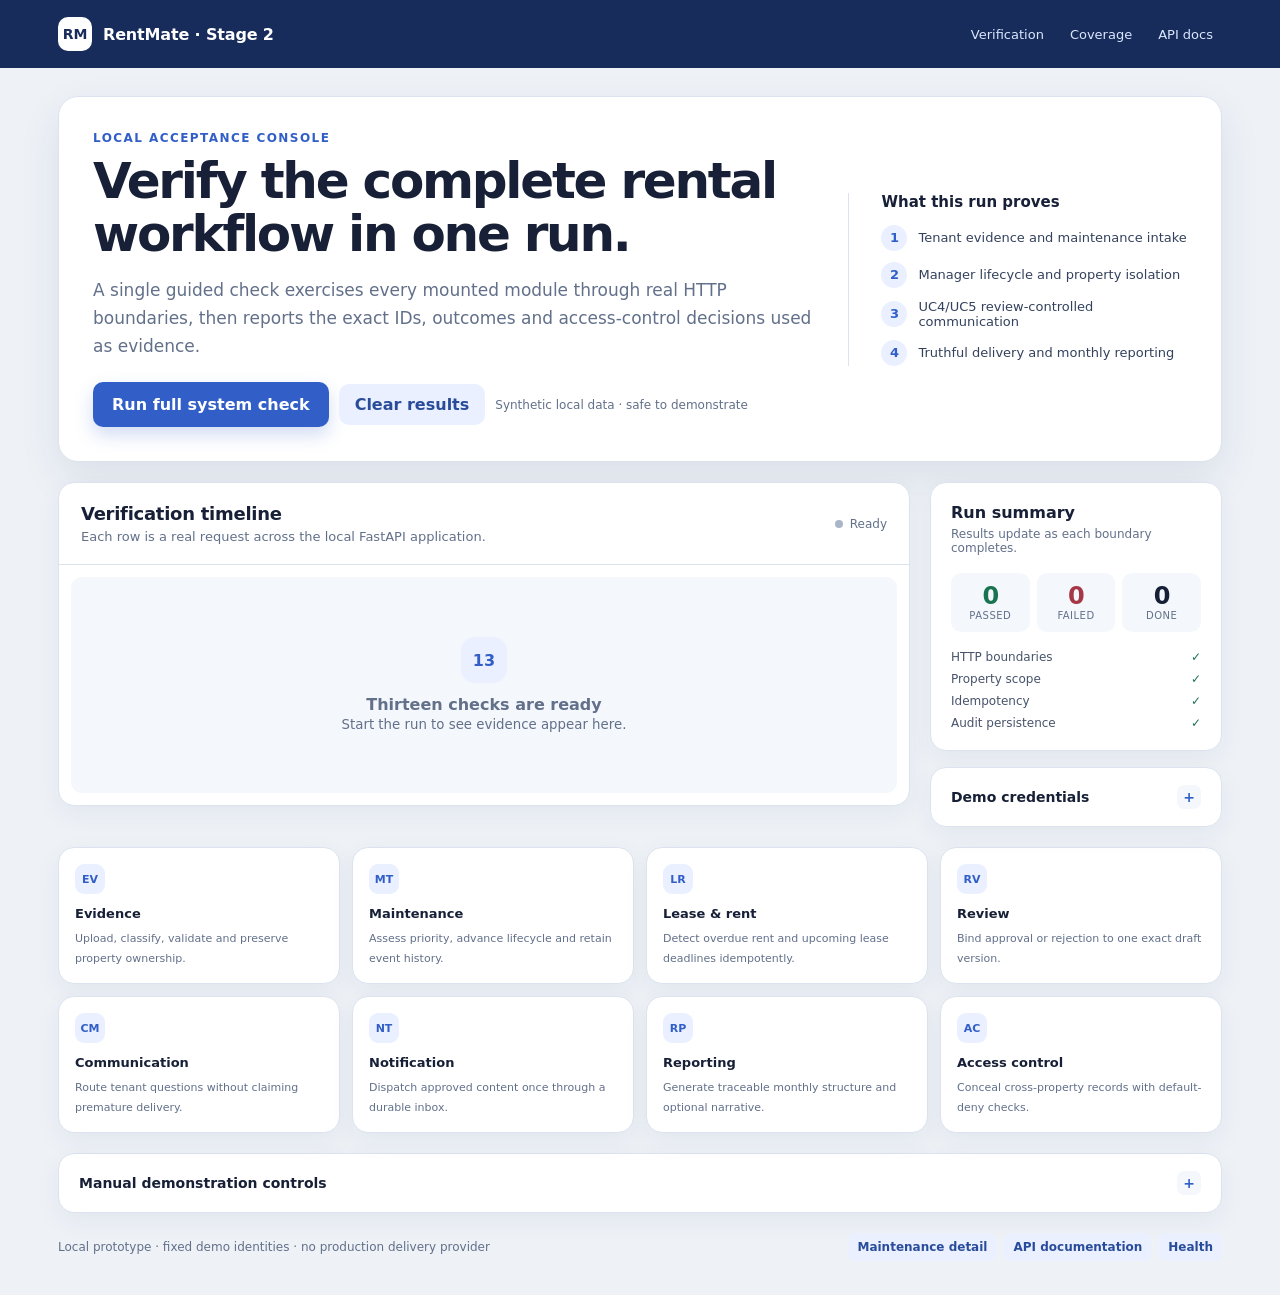
<file: frontend/index.html>
<!doctype html>
<html lang="en">
<head>
  <meta charset="utf-8">
  <meta name="viewport" content="width=device-width, initial-scale=1">
  <title>RentMate · System verification</title>
  <style>
    :root {
      color-scheme: light;
      --ink: #172036;
      --muted: #62708a;
      --line: #dce3ee;
      --soft: #f4f7fb;
      --panel: #ffffff;
      --navy: #172c5b;
      --blue: #315fc7;
      --blue-soft: #eaf0ff;
      --green: #197451;
      --green-soft: #edf9f3;
      --red: #a63747;
      --red-soft: #fff1f3;
      --amber: #a66414;
      --amber-soft: #fff7e9;
      --shadow: 0 16px 42px rgba(23, 44, 91, .09);
      font-family: Inter, ui-sans-serif, system-ui, -apple-system, BlinkMacSystemFont, "Segoe UI", sans-serif;
      color: var(--ink);
      background: #eef2f7;
    }
    * { box-sizing: border-box; }
    html { scroll-behavior: smooth; }
    body { margin: 0; min-width: 320px; }
    button, input, textarea { font: inherit; }
    button { cursor: pointer; }
    button:focus-visible, input:focus-visible, textarea:focus-visible, summary:focus-visible, a:focus-visible { outline: 3px solid rgba(49,95,199,.28); outline-offset: 2px; }

    .topbar { background: var(--navy); color: white; }
    .topbar-inner { max-width: 1220px; margin: auto; padding: 17px 28px; display: flex; align-items: center; justify-content: space-between; gap: 24px; }
    .brand { display: flex; align-items: center; gap: 11px; font-weight: 760; letter-spacing: -.01em; }
    .brand-mark { width: 34px; height: 34px; display: grid; place-items: center; border-radius: 10px; background: white; color: var(--navy); font-size: 14px; }
    .top-links { display: flex; gap: 8px; }
    .top-links a { color: #dce7ff; text-decoration: none; font-size: 13px; padding: 7px 9px; border-radius: 7px; }
    .top-links a:hover { background: rgba(255,255,255,.1); color: white; }

    main { max-width: 1220px; margin: 0 auto; padding: 28px; }
    .hero { background: var(--panel); border: 1px solid var(--line); border-radius: 20px; padding: 34px; box-shadow: var(--shadow); display: grid; grid-template-columns: minmax(0, 1.7fr) minmax(280px, .8fr); gap: 36px; align-items: center; }
    .eyebrow { margin: 0 0 10px; color: var(--blue); font-size: 12px; font-weight: 780; letter-spacing: .12em; text-transform: uppercase; }
    h1 { max-width: 760px; margin: 0; font-size: clamp(31px, 4vw, 50px); line-height: 1.05; letter-spacing: -.045em; }
    .hero-copy { max-width: 720px; margin: 16px 0 22px; color: var(--muted); font-size: 17px; line-height: 1.65; }
    .actions { display: flex; flex-wrap: wrap; align-items: center; gap: 10px; }
    .button { border: 0; border-radius: 10px; padding: 11px 16px; font-weight: 730; transition: transform .15s ease, box-shadow .15s ease, background .15s ease; }
    .button:hover { transform: translateY(-1px); }
    .button.primary { color: white; background: var(--blue); box-shadow: 0 8px 18px rgba(49,95,199,.22); padding: 13px 19px; }
    .button.secondary { color: #294c9a; background: var(--blue-soft); }
    .button.danger { color: white; background: var(--red); }
    .button:disabled { opacity: .58; cursor: wait; transform: none; box-shadow: none; }
    .run-note { color: var(--muted); font-size: 12px; }

    .hero-side { border-left: 1px solid var(--line); padding-left: 32px; }
    .hero-side h2 { margin: 0 0 14px; font-size: 15px; }
    .flow-list { display: grid; gap: 11px; }
    .flow-item { display: flex; gap: 11px; align-items: center; color: #33415c; font-size: 13px; }
    .flow-number { width: 26px; height: 26px; flex: 0 0 auto; display: grid; place-items: center; border-radius: 50%; background: var(--blue-soft); color: var(--blue); font-weight: 780; }

    .workspace { display: grid; grid-template-columns: minmax(0, 1fr) 292px; gap: 20px; margin-top: 20px; align-items: start; }
    .panel { background: var(--panel); border: 1px solid var(--line); border-radius: 16px; box-shadow: 0 8px 26px rgba(23,44,91,.055); }
    .panel-header { padding: 20px 22px; border-bottom: 1px solid var(--line); display: flex; align-items: center; justify-content: space-between; gap: 14px; }
    .panel-header h2 { margin: 0; font-size: 18px; letter-spacing: -.015em; }
    .panel-header p { margin: 5px 0 0; color: var(--muted); font-size: 13px; }
    .status-dot { display: inline-flex; align-items: center; gap: 7px; color: var(--muted); font-size: 12px; white-space: nowrap; }
    .status-dot::before { content: ""; width: 8px; height: 8px; border-radius: 50%; background: #aab5c7; }
    .checks { padding: 12px; display: grid; gap: 8px; min-height: 240px; }
    .empty-state { min-height: 214px; display: grid; place-items: center; text-align: center; padding: 35px; color: var(--muted); background: var(--soft); border-radius: 11px; }
    .empty-icon { width: 46px; height: 46px; margin: 0 auto 12px; display: grid; place-items: center; border-radius: 14px; background: var(--blue-soft); color: var(--blue); font-weight: 800; }
    .check { display: grid; grid-template-columns: 74px minmax(190px, .9fr) minmax(260px, 1.4fr); gap: 13px; align-items: start; padding: 13px 14px; border: 1px solid var(--line); border-radius: 11px; background: white; }
    .check.pass { border-color: #bfe3d2; background: var(--green-soft); }
    .check.fail { border-color: #efc5cb; background: var(--red-soft); }
    .check.running { border-color: #ecd49b; background: var(--amber-soft); }
    .badge { width: fit-content; padding: 4px 7px; border-radius: 6px; color: #5f6c83; background: #e9edf3; font-size: 10px; font-weight: 820; letter-spacing: .07em; }
    .pass .badge { color: var(--green); background: #d8f1e5; }
    .fail .badge { color: var(--red); background: #f8dce0; }
    .running .badge { color: var(--amber); background: #f6e5bc; }
    .check > div:nth-child(2) { font-weight: 680; font-size: 13px; padding-top: 2px; }
    .detail { color: #56637a; font-family: ui-monospace, SFMono-Regular, Consolas, monospace; font-size: 11px; line-height: 1.5; overflow-wrap: anywhere; white-space: pre-wrap; }

    .side-stack { position: sticky; top: 18px; display: grid; gap: 16px; }
    .summary-card { padding: 20px; }
    .summary-card h2 { margin: 0 0 5px; font-size: 16px; }
    .summary-card > p { margin: 0 0 18px; color: var(--muted); font-size: 12px; }
    .metrics { display: grid; grid-template-columns: repeat(3, 1fr); gap: 7px; }
    .metric { padding: 11px 7px; text-align: center; border-radius: 10px; background: var(--soft); color: var(--muted); font-size: 10px; text-transform: uppercase; letter-spacing: .05em; }
    .metric strong { display: block; margin-bottom: 2px; color: var(--ink); font-size: 24px; line-height: 1; letter-spacing: -.04em; }
    .metric.pass strong { color: var(--green); }
    .metric.fail strong { color: var(--red); }
    .coverage { margin-top: 18px; display: grid; gap: 8px; }
    .coverage-row { display: flex; align-items: center; justify-content: space-between; gap: 10px; font-size: 12px; color: #46536a; }
    .coverage-row span:last-child { color: var(--green); font-weight: 750; }

    details.settings, details.manual { overflow: hidden; }
    details summary { list-style: none; cursor: pointer; }
    details summary::-webkit-details-marker { display: none; }
    .settings summary, .manual > summary { padding: 17px 20px; display: flex; align-items: center; justify-content: space-between; font-weight: 730; font-size: 14px; }
    .settings summary::after, .manual > summary::after { content: "+"; width: 24px; height: 24px; display: grid; place-items: center; border-radius: 7px; background: var(--soft); color: var(--blue); }
    .settings[open] summary::after, .manual[open] > summary::after { content: "−"; }
    .settings-body { padding: 0 20px 20px; border-top: 1px solid var(--line); }
    .settings-body p { color: var(--muted); font-size: 11px; line-height: 1.5; }
    .credentials { display: grid; gap: 10px; }
    label { display: block; color: #4c5a72; font-size: 11px; font-weight: 680; }
    input, textarea { width: 100%; margin-top: 4px; border: 1px solid #cbd5e3; border-radius: 8px; padding: 8px 9px; color: var(--ink); background: white; }

    .module-grid { display: grid; grid-template-columns: repeat(4, 1fr); gap: 12px; margin-top: 20px; }
    .module-card { padding: 16px; }
    .module-card strong { display: block; margin-bottom: 6px; font-size: 13px; }
    .module-card span { color: var(--muted); font-size: 11px; line-height: 1.45; }
    .module-icon { width: 30px; height: 30px; margin-bottom: 12px; display: grid; place-items: center; border-radius: 9px; background: var(--blue-soft); color: var(--blue); font-size: 11px; font-weight: 800; }

    .manual { margin-top: 20px; }
    .manual-body { padding: 0 20px 20px; border-top: 1px solid var(--line); display: grid; grid-template-columns: repeat(3, 1fr); gap: 12px; }
    .tool { padding-top: 18px; }
    .tool h3 { margin: 0 0 6px; font-size: 14px; }
    .tool p { min-height: 50px; margin: 0 0 9px; color: var(--muted); font-size: 11px; line-height: 1.5; }
    .tool-output { margin-top: 8px; max-height: 200px; overflow: auto; padding: 10px; border-radius: 8px; background: var(--soft); color: #4b5870; white-space: pre-wrap; font: 10px/1.5 ui-monospace, SFMono-Regular, Consolas, monospace; }
    .review { margin-top: 9px; padding: 11px; border: 1px solid var(--line); border-radius: 9px; }
    .review small { color: var(--muted); }
    .inbox-item { margin-top: 7px; padding: 9px; border-left: 3px solid var(--green); background: var(--green-soft); }
    .support { margin: 20px 0 6px; display: flex; justify-content: space-between; align-items: center; gap: 16px; color: var(--muted); font-size: 12px; }
    .support-links { display: flex; flex-wrap: wrap; gap: 8px; }
    .support a { color: #294c9a; text-decoration: none; font-weight: 680; padding: 7px 9px; border-radius: 7px; background: var(--blue-soft); }

    @media (max-width: 960px) {
      .hero { grid-template-columns: 1fr; }
      .hero-side { border-left: 0; border-top: 1px solid var(--line); padding: 24px 0 0; }
      .workspace { grid-template-columns: 1fr; }
      .side-stack { position: static; grid-template-columns: 1fr 1fr; }
      .module-grid { grid-template-columns: repeat(2, 1fr); }
    }
    @media (max-width: 680px) {
      .top-links { display: none; }
      main { padding: 16px; }
      .hero { padding: 24px; border-radius: 15px; }
      .check { grid-template-columns: 66px 1fr; }
      .detail { grid-column: 1 / -1; }
      .side-stack, .manual-body { grid-template-columns: 1fr; }
      .module-grid { grid-template-columns: 1fr 1fr; }
      .support { align-items: flex-start; flex-direction: column; }
    }
  </style>
</head>
<body>
  <nav class="topbar" aria-label="Primary">
    <div class="topbar-inner">
      <div class="brand"><span class="brand-mark">RM</span><span>RentMate · Stage 2</span></div>
      <div class="top-links"><a href="#verification">Verification</a><a href="#modules">Coverage</a><a href="/docs">API docs</a></div>
    </div>
  </nav>

  <main>
    <section class="hero">
      <div>
        <p class="eyebrow">Local acceptance console</p>
        <h1>Verify the complete rental workflow in one run.</h1>
        <p class="hero-copy">A single guided check exercises every mounted module through real HTTP boundaries, then reports the exact IDs, outcomes and access-control decisions used as evidence.</p>
        <div class="actions">
          <button class="button primary" id="runFullDemo">Run full system check</button>
          <button class="button secondary" id="clearResults">Clear results</button>
          <span class="run-note">Synthetic local data · safe to demonstrate</span>
        </div>
      </div>
      <aside class="hero-side">
        <h2>What this run proves</h2>
        <div class="flow-list">
          <div class="flow-item"><span class="flow-number">1</span><span>Tenant evidence and maintenance intake</span></div>
          <div class="flow-item"><span class="flow-number">2</span><span>Manager lifecycle and property isolation</span></div>
          <div class="flow-item"><span class="flow-number">3</span><span>UC4/UC5 review-controlled communication</span></div>
          <div class="flow-item"><span class="flow-number">4</span><span>Truthful delivery and monthly reporting</span></div>
        </div>
      </aside>
    </section>

    <div class="workspace" id="verification">
      <section class="panel">
        <div class="panel-header">
          <div><h2>Verification timeline</h2><p>Each row is a real request across the local FastAPI application.</p></div>
          <span class="status-dot">Ready</span>
        </div>
        <div id="fullChecks" class="checks" aria-live="polite">
          <div class="empty-state"><div><div class="empty-icon">13</div><strong>Thirteen checks are ready</strong><br><small>Start the run to see evidence appear here.</small></div></div>
        </div>
      </section>

      <aside class="side-stack">
        <section class="panel summary-card">
          <h2>Run summary</h2>
          <p>Results update as each boundary completes.</p>
          <div class="metrics">
            <div class="metric pass"><strong id="passCount">0</strong>passed</div>
            <div class="metric fail"><strong id="failCount">0</strong>failed</div>
            <div class="metric"><strong id="totalCount">0</strong>done</div>
          </div>
          <div class="coverage">
            <div class="coverage-row"><span>HTTP boundaries</span><span>✓</span></div>
            <div class="coverage-row"><span>Property scope</span><span>✓</span></div>
            <div class="coverage-row"><span>Idempotency</span><span>✓</span></div>
            <div class="coverage-row"><span>Audit persistence</span><span>✓</span></div>
          </div>
        </section>

        <details class="panel settings">
          <summary>Demo credentials</summary>
          <div class="settings-body">
            <p>Local tokens created by <code>Start-RentMate.ps1</code>. Never use them outside this prototype.</p>
            <div class="credentials">
              <label>Scheduler<input id="schedulerToken" value="scheduler-demo"></label>
              <label>Manager<input id="managerToken" value="manager-demo"></label>
              <label>Tenant<input id="tenantToken" value="tenant-demo"></label>
              <label>Other-property manager<input id="otherManagerToken" value="manager-other-demo"></label>
            </div>
          </div>
        </details>
      </aside>
    </div>

    <section class="module-grid" id="modules" aria-label="Module coverage">
      <article class="panel module-card"><div class="module-icon">EV</div><strong>Evidence</strong><span>Upload, classify, validate and preserve property ownership.</span></article>
      <article class="panel module-card"><div class="module-icon">MT</div><strong>Maintenance</strong><span>Assess priority, advance lifecycle and retain event history.</span></article>
      <article class="panel module-card"><div class="module-icon">LR</div><strong>Lease &amp; rent</strong><span>Detect overdue rent and upcoming lease deadlines idempotently.</span></article>
      <article class="panel module-card"><div class="module-icon">RV</div><strong>Review</strong><span>Bind approval or rejection to one exact draft version.</span></article>
      <article class="panel module-card"><div class="module-icon">CM</div><strong>Communication</strong><span>Route tenant questions without claiming premature delivery.</span></article>
      <article class="panel module-card"><div class="module-icon">NT</div><strong>Notification</strong><span>Dispatch approved content once through a durable inbox.</span></article>
      <article class="panel module-card"><div class="module-icon">RP</div><strong>Reporting</strong><span>Generate traceable monthly structure and optional narrative.</span></article>
      <article class="panel module-card"><div class="module-icon">AC</div><strong>Access control</strong><span>Conceal cross-property records with default-deny checks.</span></article>
    </section>

    <details class="panel manual">
      <summary>Manual demonstration controls</summary>
      <div class="manual-body">
        <div class="tool">
          <h3>Scheduled detection</h3>
          <p>Run UC4/UC5 independently to inspect candidate and reuse counts.</p>
          <button class="button secondary" id="runAlerts">Run scheduled checks</button>
          <div class="tool-output" id="runResult">Not run yet.</div>
        </div>
        <div class="tool">
          <h3>Manager review</h3>
          <p>Open pending drafts and approve or reject their exact versions.</p>
          <button class="button secondary" id="loadReviews">Load pending reviews</button>
          <div id="reviews" class="tool-output">No reviews loaded.</div>
        </div>
        <div class="tool">
          <h3>Delivery evidence</h3>
          <p>Dispatch approved messages, then inspect the scoped tenant inbox.</p>
          <button class="button secondary" id="dispatch">Dispatch</button>
          <button class="button secondary" id="loadInbox">Load inbox</button>
          <div class="tool-output" id="dispatchResult">Not dispatched yet.</div>
          <div id="inbox" class="tool-output">No messages loaded.</div>
        </div>
      </div>
    </details>

    <footer class="support">
      <span>Local prototype · fixed demo identities · no production delivery provider</span>
      <div class="support-links"><a href="/api/maintenance/demo">Maintenance detail</a><a href="/docs">API documentation</a><a href="/health">Health</a></div>
    </footer>
  </main>

  <script>
    const $ = id => document.getElementById(id);
    const auth = token => ({Authorization: `Bearer ${token}`});
    const jsonHeaders = token => ({...auth(token), 'Content-Type': 'application/json'});
    const show = (id, value) => { $(id).textContent = typeof value === 'string' ? value : JSON.stringify(value, null, 2); };

    async function request(path, options = {}) {
      const response = await fetch(path, options);
      const text = await response.text();
      let data;
      try { data = text ? JSON.parse(text) : {}; } catch { data = text; }
      if (!response.ok) {
        const error = new Error(`${response.status}: ${typeof data === 'string' ? data : JSON.stringify(data)}`);
        error.status = response.status;
        error.data = data;
        throw error;
      }
      return {status: response.status, data};
    }

    async function api(path, options = {}) { return (await request(path, options)).data; }

    let totals = {pass: 0, fail: 0};
    function resetChecks() {
      totals = {pass: 0, fail: 0};
      $('passCount').textContent = '0'; $('failCount').textContent = '0'; $('totalCount').textContent = '0';
      $('fullChecks').replaceChildren();
    }
    function updateTotals() {
      $('passCount').textContent = totals.pass; $('failCount').textContent = totals.fail;
      $('totalCount').textContent = totals.pass + totals.fail;
    }
    function compact(value) {
      const text = typeof value === 'string' ? value : JSON.stringify(value);
      return text.length > 520 ? text.slice(0, 517) + '...' : text;
    }
    async function check(name, action) {
      const row = document.createElement('div'); row.className = 'check running';
      const badge = document.createElement('div'); badge.className = 'badge'; badge.textContent = 'RUNNING';
      const label = document.createElement('div'); label.textContent = name;
      const detail = document.createElement('div'); detail.className = 'detail'; detail.textContent = 'Request in progress';
      row.append(badge, label, detail); $('fullChecks').append(row);
      try {
        const result = await action();
        row.className = 'check pass'; badge.textContent = 'PASS'; detail.textContent = compact(result);
        totals.pass += 1; updateTotals(); return result;
      } catch (error) {
        row.className = 'check fail'; badge.textContent = 'FAIL'; detail.textContent = error.message;
        totals.fail += 1; updateTotals(); return null;
      }
    }
    function requireValue(value, message) { if (!value) throw new Error(message); return value; }

    $('runFullDemo').onclick = async event => {
      const button = event.currentTarget; button.disabled = true; resetChecks();
      const scheduler = $('schedulerToken').value.trim();
      const manager = $('managerToken').value.trim();
      const tenant = $('tenantToken').value.trim();
      const otherManager = $('otherManagerToken').value.trim();
      const runId = `${Date.now()}-${Math.random().toString(16).slice(2)}`;
      const state = {};

      await check('Application health', async () => {
        const result = await request('/health');
        if (result.data.status !== 'ok') throw new Error('Health response was not ok');
        return `HTTP ${result.status}; status=ok`;
      });

      await check('Evidence upload and classification', async () => {
        const form = new FormData();
        form.append('property_id', 'demo-property');
        form.append('file', new Blob(['Synthetic completion evidence for the RentMate full-system demonstration.'], {type: 'text/plain'}), `demo-${runId}.txt`);
        const result = await request('/api/evidence/documents', {method: 'POST', headers: auth(tenant), body: form});
        if (result.data.status !== 'accepted') throw new Error(`Evidence was not accepted: ${compact(result.data)}`);
        state.documentId = requireValue(result.data.document && result.data.document.document_id, 'Upload returned no document_id');
        return `HTTP ${result.status}; document_id=${state.documentId}; classification=${result.data.document.classification_status || 'recorded'}`;
      });

      await check('Maintenance intake and Qwen assessment', async () => {
        const result = await request('/api/maintenance/requests', {
          method: 'POST', headers: {...jsonHeaders(tenant), 'Idempotency-Key': `full-demo-${runId}`},
          body: JSON.stringify({title: 'Loose kitchen cupboard handle', description: 'The handle is loose, but the cupboard still works. There is no injury, gas smell, smoke, flooding or immediate hazard.', location: 'Kitchen', evidence_refs: [state.documentId]})
        });
        state.requestId = requireValue(result.data.request_id, 'Maintenance intake returned no request_id');
        return `HTTP ${result.status}; request_id=${state.requestId}; intake=${result.data.status}`;
      });

      await check('Manager reads and controls maintenance', async () => {
        let record = (await request(`/api/maintenance/requests/${encodeURIComponent(state.requestId)}`, {headers: auth(manager)})).data;
        if (record.status === 'under_review') {
          await request(`/api/maintenance/requests/${encodeURIComponent(state.requestId)}/assessment`, {
            method: 'POST', headers: jsonHeaders(manager),
            body: JSON.stringify({expected_version: record.version, priority: 'routine', rationale: 'Manual fallback for the synthetic safe demo case.'})
          });
          record = (await request(`/api/maintenance/requests/${encodeURIComponent(state.requestId)}`, {headers: auth(manager)})).data;
        }
        for (const target of ['approved', 'in_progress', 'awaiting_confirmation', 'closed']) {
          await request(`/api/maintenance/requests/${encodeURIComponent(state.requestId)}/status`, {
            method: 'POST', headers: jsonHeaders(manager),
            body: JSON.stringify({expected_version: record.version, target_status: target, reason: `Full demo transition to ${target}`, evidence_refs: [state.documentId]})
          });
          record = (await request(`/api/maintenance/requests/${encodeURIComponent(state.requestId)}`, {headers: auth(manager)})).data;
        }
        if (record.status !== 'closed') throw new Error(`Expected closed, received ${record.status}`);
        return `request=${state.requestId}; status=closed; priority=${record.priority}; events=${record.events.length}`;
      });

      await check('Evidence reference ownership', async () => {
        const result = await request('/api/evidence/references/validate', {
          method: 'POST', headers: jsonHeaders(tenant), body: JSON.stringify({property_id: 'demo-property', evidence_refs: [state.documentId]})
        });
        return `HTTP ${result.status}; property-scoped reference accepted`;
      });

      await check('Tenant communication routing', async () => {
        const result = await request('/api/communication/messages', {
          method: 'POST', headers: jsonHeaders(tenant), body: JSON.stringify({content: 'When does my current lease end?'})
        });
        state.messageId = requireValue(result.data.message_id, 'Communication returned no message_id');
        if (result.data.delivery_status !== 'not_dispatched') throw new Error('Communication incorrectly claimed delivery');
        return `message_id=${state.messageId}; reply=${result.data.reply_status}; delivery=not_dispatched`;
      });

      await check('Maintenance event handoff to Communication', async () => {
        const result = await request('/api/ops/communication/maintenance-events/run', {method: 'POST', headers: auth(scheduler)});
        return `processed=${result.data.processed}; handed_off=${result.data.handed_off}; retry=${result.data.retry}; rejected=${result.data.rejected}`;
      });

      await check('UC4/UC5 scheduled detection', async () => {
        const now = encodeURIComponent(new Date().toISOString());
        const first = (await request(`/api/ops/rent-alerts/run?now=${now}`, {method: 'POST', headers: auth(scheduler)})).data;
        const second = (await request(`/api/ops/rent-alerts/run?now=${now}`, {method: 'POST', headers: auth(scheduler)})).data;
        if (second.drafts_created !== 0) throw new Error(`Idempotent rerun created ${second.drafts_created} drafts`);
        state.alertRun = first;
        return `first created=${first.drafts_created}; rent=${first.rent_candidates}; lease=${first.lease_candidates}; rerun created=0`;
      });

      await check('Cross-property manager isolation', async () => {
        const response = await fetch('/api/reviews/demo-review-draft', {headers: auth(otherManager)});
        if (response.status !== 404) throw new Error(`Expected concealed 404, received HTTP ${response.status}`);
        return 'Other-property manager received concealed HTTP 404 for a property-1 draft';
      });

      await check('Manager approval and rejection', async () => {
        const queue = (await request('/api/reviews', {headers: auth(manager)})).data;
        const rent = queue.find(item => item.draft.source_kind === 'rent_reminder');
        const lease = queue.find(item => item.draft.source_kind === 'lease_deadline');
        if (!rent || !lease) throw new Error('Expected pending rent and lease drafts; restart the demo to reset fixed data');
        await request(`/api/reviews/${encodeURIComponent(rent.draft.draft_id)}/decision`, {
          method: 'POST', headers: jsonHeaders(manager), body: JSON.stringify({expected_version: rent.draft.version, decision: 'approved', final_content: rent.draft.content})
        });
        await request(`/api/reviews/${encodeURIComponent(lease.draft.draft_id)}/decision`, {
          method: 'POST', headers: jsonHeaders(manager), body: JSON.stringify({expected_version: lease.draft.version, decision: 'rejected', reason: 'Synthetic full-demo rejection'})
        });
        state.approvedDraftId = rent.draft.draft_id;
        state.approvedDraftVersion = rent.draft.version;
        return `approved=${rent.draft.draft_id}; rejected=${lease.draft.draft_id}`;
      });

      await check('Notification dispatch and exact tenant inbox', async () => {
        requireValue(state.approvedDraftId, 'Blocked: manager approval did not complete. Prepare fresh demo fixtures before rerunning; dispatch was not attempted.');
        const dispatched = (await request('/api/ops/notifications/dispatch', {method: 'POST', headers: auth(scheduler)})).data;
        const inbox = (await request('/api/notifications/inbox', {headers: auth(tenant)})).data;
        const expectedEvent = `draft:${state.approvedDraftId}:v${state.approvedDraftVersion}`;
        if (!inbox.some(item => item.event_id === expectedEvent)) throw new Error(`Approved event ${expectedEvent} was not delivered`);
        return `processed=${dispatched.processed}; delivered=${dispatched.delivered}; inbox_items=${inbox.length}; approved event found`;
      });

      await check('Monthly report generation and history', async () => {
        const now = new Date(); const year = now.getUTCFullYear(); const month = now.getUTCMonth() + 1;
        const generated = (await request('/api/ops/monthly-reports/run', {
          method: 'POST', headers: jsonHeaders(scheduler), body: JSON.stringify({property_id: 'demo-property', year, month})
        })).data;
        const history = (await request(`/api/manager/monthly-reports?property_id=demo-property&year=${year}&month=${month}`, {headers: auth(manager)})).data;
        if (!history.length) throw new Error('Generated report was absent from manager history');
        const report = requireValue(generated.report, 'Generation returned no report record');
        return `report_id=${report.report_id}; outcome=${report.outcome}; narrative=${report.narrative.source}; reused=${generated.reused}; history=${history.length}`;
      });

      await check('Final audit views remain readable', async () => {
        const summaries = (await request('/api/maintenance/summaries', {headers: auth(manager)})).data;
        const documents = (await request('/api/evidence/documents?property_id=demo-property', {headers: auth(tenant)})).data;
        if (!summaries.some(item => item.request_id === state.requestId)) throw new Error('Closed maintenance request missing from summaries');
        if (!documents.some(item => item.document_id === state.documentId)) throw new Error('Uploaded evidence missing from property list');
        return `maintenance_summaries=${summaries.length}; evidence_documents=${documents.length}`;
      });

      button.disabled = false;
    };

    $('clearResults').onclick = resetChecks;

    async function guarded(button, resultId, action) {
      button.disabled = true;
      try { show(resultId, await action()); } catch (error) { show(resultId, `Error — ${error.message}`); } finally { button.disabled = false; }
    }
    $('runAlerts').onclick = event => guarded(event.currentTarget, 'runResult', () => api(`/api/ops/rent-alerts/run?now=${encodeURIComponent(new Date().toISOString())}`, {method: 'POST', headers: auth($('schedulerToken').value.trim())}));
    $('loadReviews').onclick = async event => {
      const button = event.currentTarget; button.disabled = true;
      try { renderReviews(await api('/api/reviews', {headers: auth($('managerToken').value.trim())})); }
      catch (error) { show('reviews', `Error — ${error.message}`); } finally { button.disabled = false; }
    };
    function renderReviews(items) {
      const host = $('reviews'); host.textContent = '';
      if (!items.length) { host.textContent = 'No pending review items.'; return; }
      for (const item of items) {
        const card = document.createElement('div'); card.className = 'review';
        const title = document.createElement('strong'); title.textContent = `${item.draft.source_kind || 'reply'} · ${item.reason}`;
        const meta = document.createElement('small'); meta.textContent = `Draft ${item.draft.draft_id}, version ${item.draft.version}`;
        const content = document.createElement('textarea'); content.value = item.draft.content;
        const approve = document.createElement('button'); approve.textContent = 'Approve exact text';
        const reject = document.createElement('button'); reject.textContent = 'Reject'; reject.className = 'danger';
        approve.onclick = () => decide(item, 'approved', content.value, null, card);
        reject.onclick = () => { const reason = window.prompt('Rejection reason (required):'); if (reason && reason.trim()) decide(item, 'rejected', null, reason.trim(), card); };
        card.append(title, document.createElement('br'), meta, content, approve, reject); host.append(card);
      }
    }
    async function decide(item, decision, finalContent, reason, card) {
      const body = {expected_version: item.draft.version, decision};
      if (decision === 'approved') body.final_content = finalContent; else body.reason = reason;
      try { const result = await api(`/api/reviews/${encodeURIComponent(item.draft.draft_id)}/decision`, {method: 'POST', headers: jsonHeaders($('managerToken').value.trim()), body: JSON.stringify(body)}); card.textContent = `${decision}: ${result.draft_id} version ${result.draft_version}`; }
      catch (error) { window.alert(error.message); }
    }
    $('dispatch').onclick = event => guarded(event.currentTarget, 'dispatchResult', () => api('/api/ops/notifications/dispatch', {method: 'POST', headers: auth($('schedulerToken').value.trim())}));
    $('loadInbox').onclick = async event => {
      const button = event.currentTarget; button.disabled = true;
      try {
        const items = await api('/api/notifications/inbox', {headers: auth($('tenantToken').value.trim())});
        const host = $('inbox'); host.textContent = '';
        if (!items.length) host.textContent = 'No delivered messages.';
        for (const item of items) {
          const box = document.createElement('div'); box.className = 'inbox-item';
          const content = document.createElement('div'); content.textContent = item.content;
          const meta = document.createElement('small'); meta.textContent = `${item.event_id} · ${item.delivered_at}`;
          box.append(content, meta); host.append(box);
        }
      } catch (error) { show('inbox', `Error — ${error.message}`); } finally { button.disabled = false; }
    };
  </script>
</body>
</html>
</file>
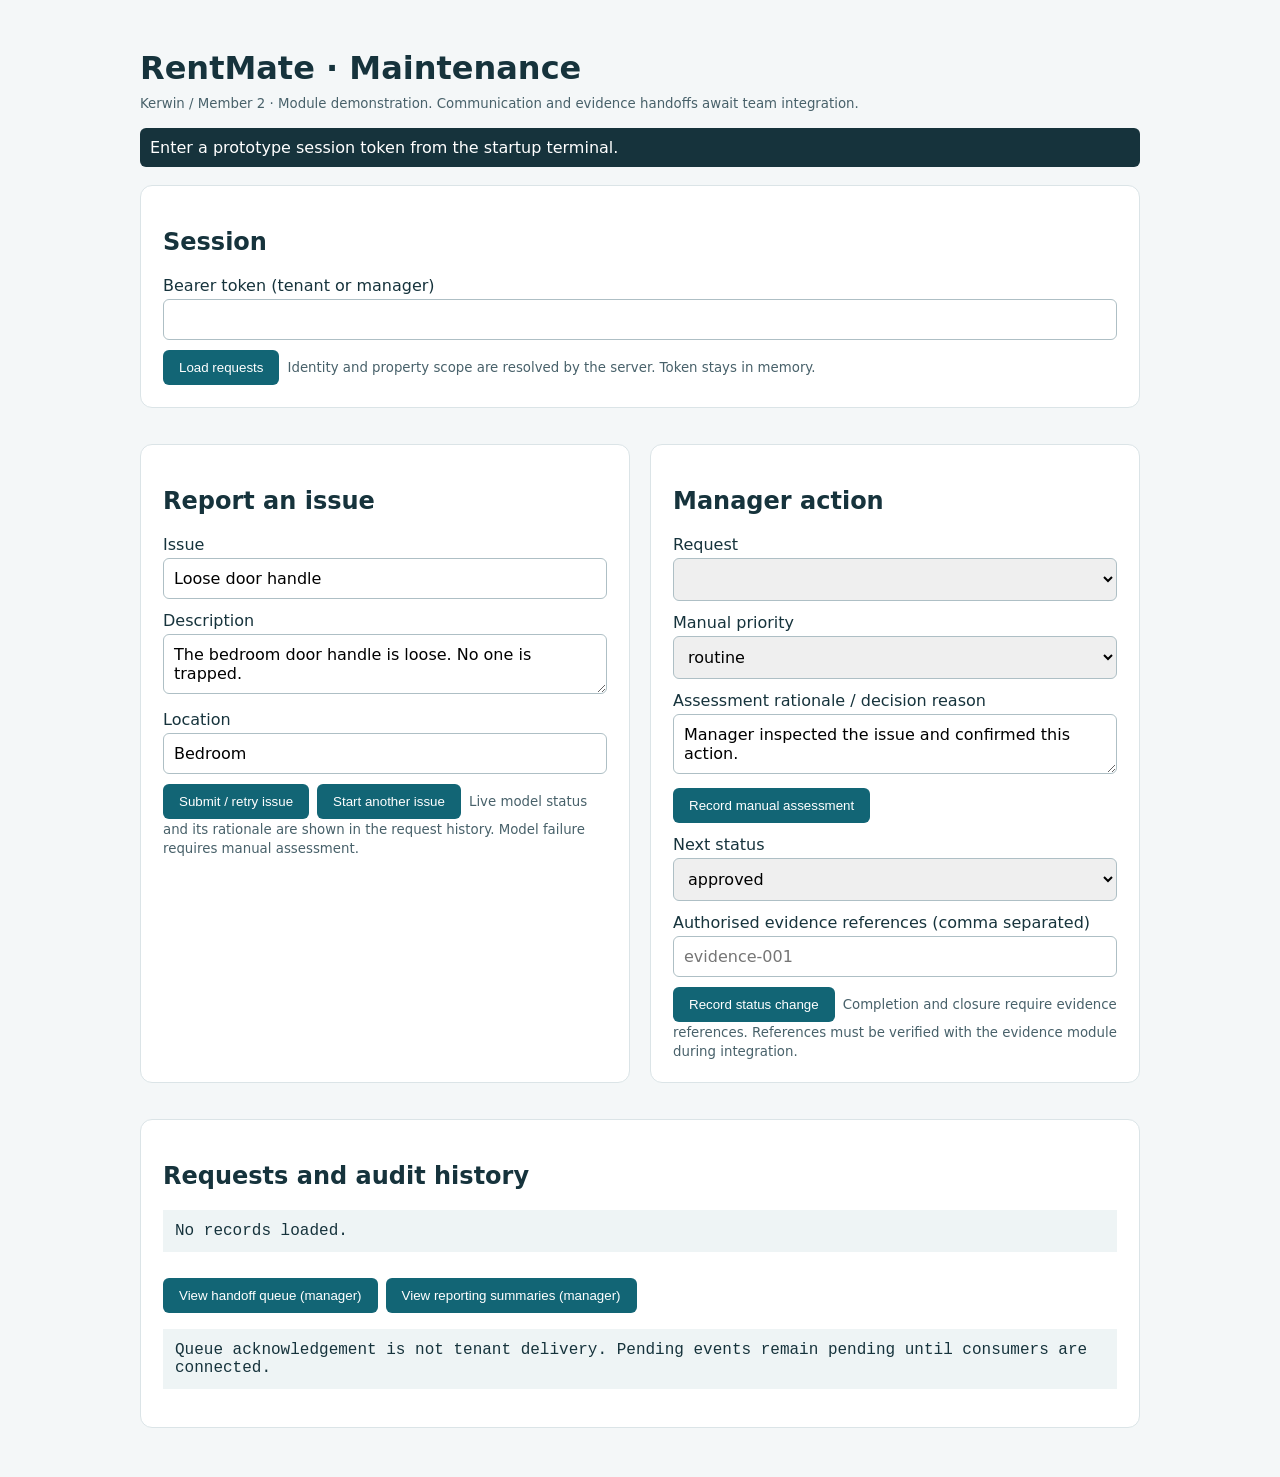
<file: backend/maintenance/demo.html>
<!doctype html>
<html lang="en"><meta charset="utf-8"><meta name="viewport" content="width=device-width,initial-scale=1">
<title>RentMate · Maintenance</title>
<style>
body{font:16px system-ui;background:#f4f7f8;color:#16333c;margin:0}main{max-width:1000px;margin:auto;padding:28px}section{background:white;padding:22px;margin:18px 0;border:1px solid #dbe4e7;border-radius:12px}h1{margin-bottom:6px}label{display:block;margin:12px 0 4px}input,textarea,select{box-sizing:border-box;width:100%;padding:10px;border:1px solid #aebfc5;border-radius:6px;font:inherit}button{padding:10px 16px;margin:10px 8px 0 0;background:#126575;color:white;border:0;border-radius:6px;cursor:pointer}pre{white-space:pre-wrap;overflow-wrap:anywhere;background:#eef4f5;padding:12px}small{color:#48616a}.row{display:grid;grid-template-columns:1fr 1fr;gap:20px}@media(max-width:700px){.row{grid-template-columns:1fr}}#notice{position:sticky;top:0;background:#16333c;color:white;padding:10px;border-radius:6px}
</style><main>
<h1>RentMate · Maintenance</h1><small>Kerwin / Member 2 · Module demonstration. Communication and evidence handoffs await team integration.</small>
<p id="notice" role="status">Enter a prototype session token from the startup terminal.</p>
<section><h2>Session</h2><label for="token">Bearer token (tenant or manager)</label><input id="token" type="password" autocomplete="off"><button id="refresh">Load requests</button><small>Identity and property scope are resolved by the server. Token stays in memory.</small></section>
<div class="row"><section><h2>Report an issue</h2><label for="title">Issue</label><input id="title" value="Loose door handle"><label for="description">Description</label><textarea id="description">The bedroom door handle is loose. No one is trapped.</textarea><label for="location">Location</label><input id="location" value="Bedroom"><button id="submit">Submit / retry issue</button><button id="newIssue">Start another issue</button><small>Live model status and its rationale are shown in the request history. Model failure requires manual assessment.</small></section>
<section><h2>Manager action</h2><label for="request">Request</label><select id="request"></select><label for="priority">Manual priority</label><select id="priority"><option>routine</option><option>urgent</option><option>emergency</option></select><label for="reason">Assessment rationale / decision reason</label><textarea id="reason">Manager inspected the issue and confirmed this action.</textarea><button id="assess">Record manual assessment</button><label for="target">Next status</label><select id="target"><option>approved</option><option>in_progress</option><option>awaiting_confirmation</option><option>closed</option><option>cancelled</option></select><label for="evidence">Authorised evidence references (comma separated)</label><input id="evidence" placeholder="evidence-001"><button id="change">Record status change</button><small>Completion and closure require evidence references. References must be verified with the evidence module during integration.</small></section></div>
<section><h2>Requests and audit history</h2><pre id="records">No records loaded.</pre><button id="outbox">View handoff queue (manager)</button><button id="summary">View reporting summaries (manager)</button><pre id="extra">Queue acknowledgement is not tenant delivery. Pending events remain pending until consumers are connected.</pre></section>
</main><script>
const $=id=>document.getElementById(id);let requests=[];let intakeKey=crypto.randomUUID();
async function api(path,body,extraHeaders={}){const r=await fetch('/api/maintenance'+path,{method:body?'POST':'GET',headers:{Authorization:'Bearer '+$('token').value,'Content-Type':'application/json',...extraHeaders},body:body?JSON.stringify(body):undefined});const data=await r.json();if(!r.ok)throw Error(JSON.stringify(data));return data;}
function note(text){$('notice').textContent=text;}
async function load(){requests=await api('/requests');$('records').textContent=JSON.stringify(requests,null,2);const selected=$('request').value;$('request').replaceChildren();for(const r of requests){const o=document.createElement('option');o.value=r.request_id;o.textContent=r.title+' · '+r.status+' · v'+r.version;$('request').append(o);}if(requests.some(r=>r.request_id===selected))$('request').value=selected;}
function current(){const r=requests.find(r=>r.request_id===$('request').value);if(!r)throw Error('Load and select a request first');return r;}
function action(id,fn){$(id).onclick=async()=>{const b=$(id);b.disabled=true;try{await fn();}catch(e){note(e.message);}finally{b.disabled=false;}};}
action('refresh',async()=>{await load();note('Requests loaded.');});
action('newIssue',async()=>{intakeKey=crypto.randomUUID();note('New issue started. Submit or retry uses this request identity until you start another issue.');});
action('submit',async()=>{const r=await api('/requests',{title:$('title').value,description:$('description').value,location:$('location').value},{'Idempotency-Key':intakeKey});note('Intake: '+r.status+(r.persisted_status?' / '+r.persisted_status:''));await load();if(r.request_id)$('request').value=r.request_id;});
action('assess',async()=>{const r=current();await api('/requests/'+r.request_id+'/assessment',{expected_version:r.version,priority:$('priority').value,rationale:$('reason').value});await load();note('Manual assessment recorded; approval is still a separate action.');});
action('change',async()=>{const r=current();await api('/requests/'+r.request_id+'/status',{expected_version:r.version,target_status:$('target').value,reason:$('reason').value,evidence_refs:$('evidence').value.split(',').map(x=>x.trim()).filter(Boolean)});await load();note('State saved. Tenant delivery is tracked separately.');});
action('outbox',async()=>{$('extra').textContent=JSON.stringify(await api('/outbox'),null,2);});
action('summary',async()=>{$('extra').textContent=JSON.stringify(await api('/summaries'),null,2);});
</script></html>
</file>
